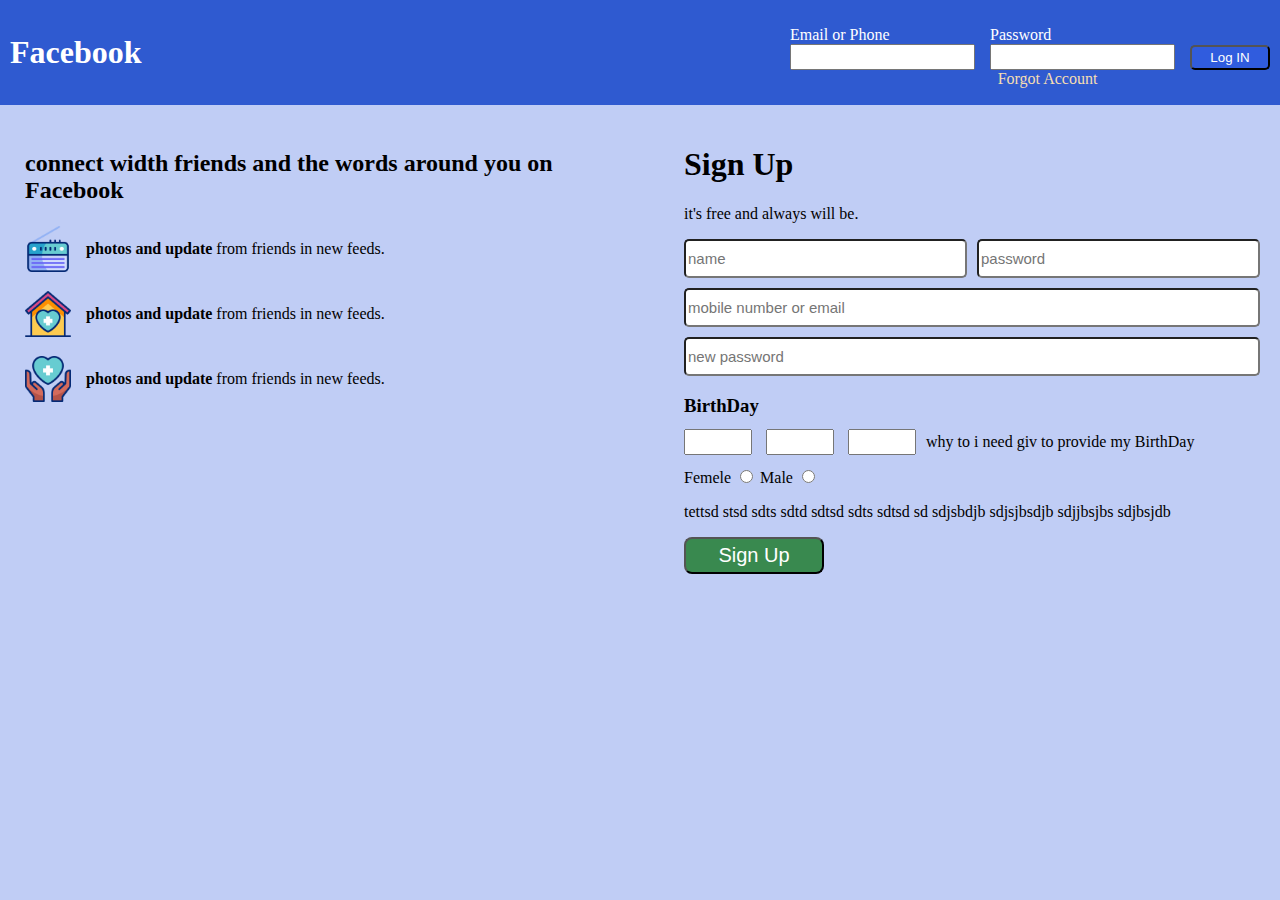
<file: facebookPage/index.html>
<!DOCTYPE html>
<html lang="en">
<head>
    <meta charset="UTF-8">
    <meta name="viewport" content="width=device-width, initial-scale=1.0">
    <link rel="stylesheet" href="styles.css">
    <title>Document</title>
</head>
<body>
    <div id="header">
        
        <h1>Facebook</h1>
        <div class="form_p">
        <div id="form_">
            <form action="" id="logIn">
                <label for="">Email or Phone<br>
                     <input type="text" name="" id="">
                 </label>
                
                <label for="">Password<br>
                     <input type="text" name="" id="">
                </label>
               
                
                <button class="btnlogIn">Log IN</button>
           
            </form>
         </div>
        <div id="p">
            <a href="http://" style="color: wheat;">Forgot Account</a>
        </div>
    </div>
        
    </div>
    <div class="container">
        <div id="left">
        <h2>connect width friends and the words around you on Facebook</h2>
        <div class="a" >
            <img src="radio.png" alt="">
            <p><strong>photos and update</strong>  from friends in new feeds.</p>
        </div>
        <div class="a" >
            <img src="nursing-home.png" alt="">
            <p><strong>photos and update</strong>  from friends in new feeds.</p>
        </div>
        <div class="a" >
            <img src="support.png" alt="">
            <p><strong>photos and update</strong>  from friends in new feeds.</p>
        </div >
        </div>

    <div id="right">
        <h1 class="s_up">Sign Up</h1>
        <p>it's free and always will be.</p>
        <form action="">
            <div class="inputs">
                <input type="text" placeholder="name">
                <input type="text" placeholder="password">
                <input type="text" placeholder="mobile number or email" id="mobile">
                <input type="text" placeholder="new password" id="password">
            </div>
                <h3>BirthDay</h3>
                <div class="BirthDay">
                   
                    <div>
                    <input type="number" name="" id="">
                    <input type="number" name="" id="">
                    <input type="number" name="" id="">
                    </div>
                    <div>
                    <p>why to i need giv to provide my BirthDay</p>
                     </div>
                </div>
                <div class="sexe">
                    <label for="">Femele
                        <input type="radio" name="" id="">
                    </label>
                    <label for="">Male
                        <input type="radio" name="" id="">
                    </label>

                </div>
                <p>tettsd stsd sdts sdtd sdtsd sdts sdtsd sd
                    sdjsbdjb sdjsjbsdjb sdjjbsjbs sdjbsjdb
                </p>
            <button class="SignUp">Sign Up</button>
        </form>
    </div>
    </div>
</body>
</html>
</file>
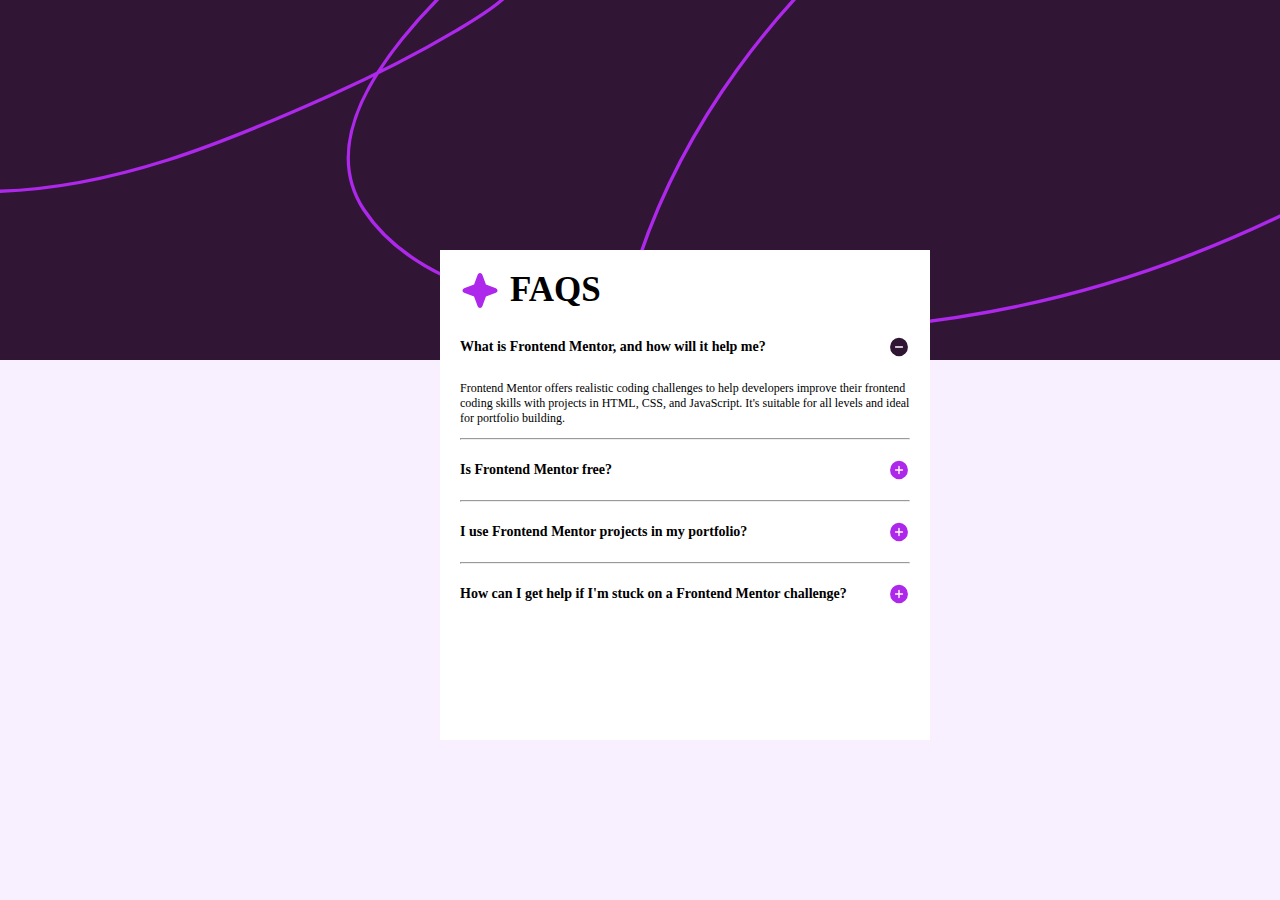
<file: faq-accordion/index.html>
<!DOCTYPE html>
<html lang="en">
<head>
  <meta charset="UTF-8">
  <meta name="viewport" content="width=device-width, initial-scale=1.0"> <!-- displays site properly based on user's device -->

  <link rel="icon" type="image/png" sizes="32x32" href="./assets/images/favicon-32x32.png">
  <link rel="stylesheet" href="./assets/css/styles.css">
  <title>Frontend Mentor | FAQ accordion</title>

  <!-- Feel free to remove these styles or customise in your own stylesheet 👍 -->
<!--   <style>
    .attribution { font-size: 11px; text-align: center; }
    .attribution a { color: hsl(228, 45%, 44%); }
  </style> -->
</head>
<body>

  <div class="backImg">

  </div>

  <div class="card">

    <div class="titre">
      <img class="plus" src="./assets/images/icon-star.svg" alt="">
      <p class="faqs">FAQS</p>
    </div>
  
  <div class="element">
    <div class="info">
      <p class=""><strong>What is Frontend Mentor, and how will it help me?</strong> </p>
      <img id="plus" src="./assets/images/icon-plus.svg" alt="" style="display: none;">
      <img id="minus" src="./assets/images/icon-minus.svg" alt="" style="display: inline;"> 
    </div>
    <p class="details" style="display: block;">Frontend Mentor offers realistic coding challenges to help developers improve their 
      frontend coding skills with projects in HTML, CSS, and JavaScript. It's suitable for 
      all levels and ideal for portfolio building.</p>
  </div>
  

<hr>



  <div class="element">
    <div class="info">
      <p class=""> <strong>Is Frontend Mentor free? </strong> </p>
      <img id="plus" src="./assets/images/icon-plus.svg" alt="" style="display: inline;">
      <img id="minus" src="./assets/images/icon-minus.svg" alt="" style="display: none;"> 
    </div>
    <p class="details" style="display: none;">
    Yes, Frontend Mentor offers both free and premium coding challenges, with the free 
    option providing access to a range of projects suitable for all skill levels.
    </p>

  </div>

  <hr>

  <div class="element">
    <div class="info">
      <p class=""> <strong>I use Frontend Mentor projects in my portfolio? </strong></p>
      <img id="plus" src="./assets/images/icon-plus.svg" alt="" style="display: inline;">
      <img id="minus" src="./assets/images/icon-minus.svg" alt="" style="display: none;"> 
  </div>
    <p class="details" style="display: none;">   Yes, you can use projects completed on Frontend Mentor in your portfolio. It's an excellent
      way to showcase your skills to potential employers! </p>
  </div>

  <hr>

  <div class="element">
    <div class="info">
      <p class=""> <strong> How can I get help if I'm stuck on a Frontend Mentor challenge? </strong></p>
      <img id="plus" src="./assets/images/icon-plus.svg" alt="" style="display: inline;">
      <img id="minus" src="./assets/images/icon-minus.svg" alt="" style="display: none;"> 
  </div>
    <p class="details" style="display: none;">
      The best place to get help is inside Frontend Mentor's Discord community. There's a help 
      channel where you can ask questions and seek support from other community members.</p>
  </div>


</div> <!--end card -->
  
<!--   <div class="attribution">
    Challenge by <a href="https://www.frontendmentor.io?ref=challenge" target="_blank">Frontend Mentor</a>. 
    Coded by <a href="#">Your Name Here</a>.
  </div> -->

  <script src="./assets/js/script.js"></script>
</body>
</html>
</file>
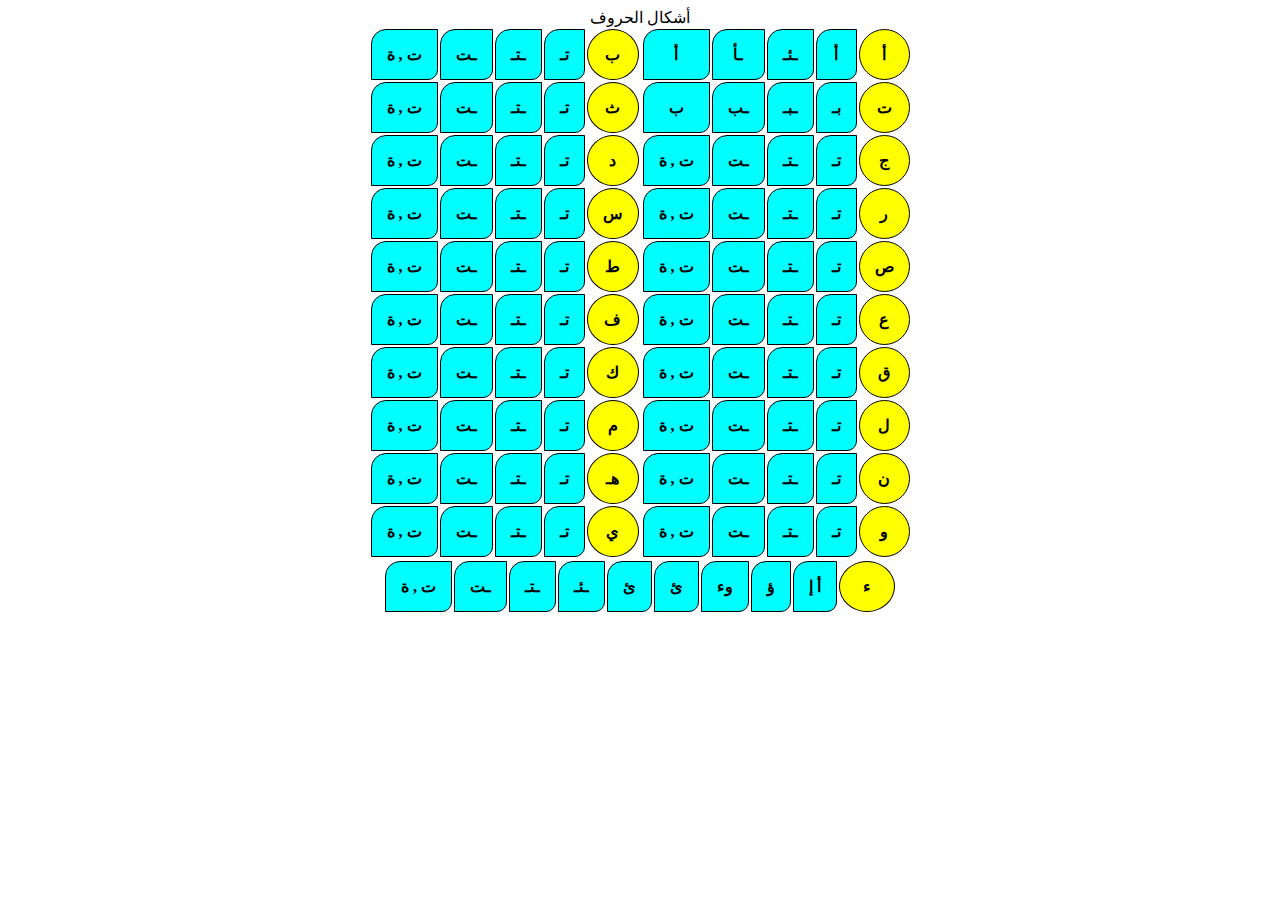
<file: PageletterArabic/index.html>
<DOCTYPE html>
    <html lang="en">

    <head>
        <meta charset="UTF-8">
        <meta name="viewport" content="width=device-width, initial-scale=1.0">
        <link rel="stylesheet" href="styles.css">
        <title>Document</title>
    </head>

    <body dir="rtl">
        <div id="title" style="text-align: center;">أشكال الحروف</div>
       <div class="global">
        <div class="container">
            <div class="part1">
                <table>

                    <!--   <tr>
            <td>الحرف</td>
            <td>أول الكلمة</td>
            <td>وسط الكلمة</td>
            <td>اخر الكلمة</td>
            <td>منعزل</td>
        </tr> -->
                    <tr>
                        <th id="letter">أ</th>
                        <th>أ</th>
                        <th>ـئـ</th>
                        <th>ـأ</th>
                        <th>أ</th>
                    </tr>
                    <tr>
                        <th id="letter">ت</th>
                        <th>بـ</th>
                        <th>ـبـ</th>
                        <th>ـب</th>
                        <th>ب</th>
                    </tr>
                    <tr>
                        <th id="letter">ج</th>
                        <th>تـ</th>
                        <th>ـتـ</th>
                        <th>ـت</th>
                        <th>ت , ة</th>
                    </tr>
                    <tr>
                        <th id="letter">ر</th>
                        <th>تـ</th>
                        <th>ـتـ</th>
                        <th>ـت</th>
                        <th>ت , ة</th>
                    </tr>
                    <tr>
                        <th id="letter">ص</th>
                        <th>تـ</th>
                        <th>ـتـ</th>
                        <th>ـت</th>
                        <th>ت , ة</th>
                    </tr>
                    <tr>
                        <th id="letter">ع</th>
                        <th>تـ</th>
                        <th>ـتـ</th>
                        <th>ـت</th>
                        <th>ت , ة</th>
                    </tr>

                    <tr>
                        <th id="letter">ق</th>
                        <th>تـ</th>
                        <th>ـتـ</th>
                        <th>ـت</th>
                        <th>ت , ة</th>
                    </tr>
                    <tr>
                        <th id="letter">ل</th>
                        <th>تـ</th>
                        <th>ـتـ</th>
                        <th>ـت</th>
                        <th>ت , ة</th>
                    </tr>

                    <tr>
                        <th id="letter">ن</th>
                        <th>تـ</th>
                        <th>ـتـ</th>
                        <th>ـت</th>
                        <th>ت , ة</th>
                    </tr>

                    <tr>
                        <th id="letter">و</th>
                        <th>تـ</th>
                        <th>ـتـ</th>
                        <th>ـت</th>
                        <th>ت , ة</th>
                    </tr>


                </table>
            </div>

            <div class="part2">
                <table>

                    <tr>
                        <th id="letter">ب</th>
                        <th>تـ</th>
                        <th>ـتـ</th>
                        <th>ـت</th>
                        <th>ت , ة</th>
                    </tr>

                    <tr>
                        <th id="letter">ث</th>
                        <th>تـ</th>
                        <th>ـتـ</th>
                        <th>ـت</th>
                        <th>ت , ة</th>
                    </tr>
                    <tr>
                        <th id="letter">د</th>
                        <th>تـ</th>
                        <th>ـتـ</th>
                        <th>ـت</th>
                        <th>ت , ة</th>
                    </tr>
                    <tr>
                        <th id="letter">س</th>
                        <th>تـ</th>
                        <th>ـتـ</th>
                        <th>ـت</th>
                        <th>ت , ة</th>
                    </tr>
                    <tr>
                        <th id="letter">ط</th>
                        <th>تـ</th>
                        <th>ـتـ</th>
                        <th>ـت</th>
                        <th>ت , ة</th>
                    </tr>
                    <tr>
                        <th id="letter">ف</th>
                        <th>تـ</th>
                        <th>ـتـ</th>
                        <th>ـت</th>
                        <th>ت , ة</th>
                    </tr>
                    <tr>
                        <th id="letter">ك</th>
                        <th>تـ</th>
                        <th>ـتـ</th>
                        <th>ـت</th>
                        <th>ت , ة</th>
                    </tr>

                    <tr>
                        <th id="letter">م</th>
                        <th>تـ</th>
                        <th>ـتـ</th>
                        <th>ـت</th>
                        <th>ت , ة</th>
                    </tr>
                    <tr>
                        <th id="letter">هـ</th>
                        <th>تـ</th>
                        <th>ـتـ</th>
                        <th>ـت</th>
                        <th>ت , ة</th>
                    </tr>
                    <tr>
                        <th id="letter">ي</th>
                        <th>تـ</th>
                        <th>ـتـ</th>
                        <th>ـت</th>
                        <th>ت , ة</th>
                    </tr>
                </table>
            </div>
        </div>

        <div class="part2">
            <table>
                <tr>
                    <th id="letter_a">ء</th>
                    <th>أ إ</th>
                    <th>ؤ</th>
                    <th>وء</th>
                    <th>ئ</th>
                    <th>ئ</th>
                    <th>ـئـ</th>
                    <th>ـتـ</th>
                    <th>ـت</th>
                    <th>ت , ة</th>
                </tr>
            </table>
        </div>

    </div>

    </body>

    </html>
</file>
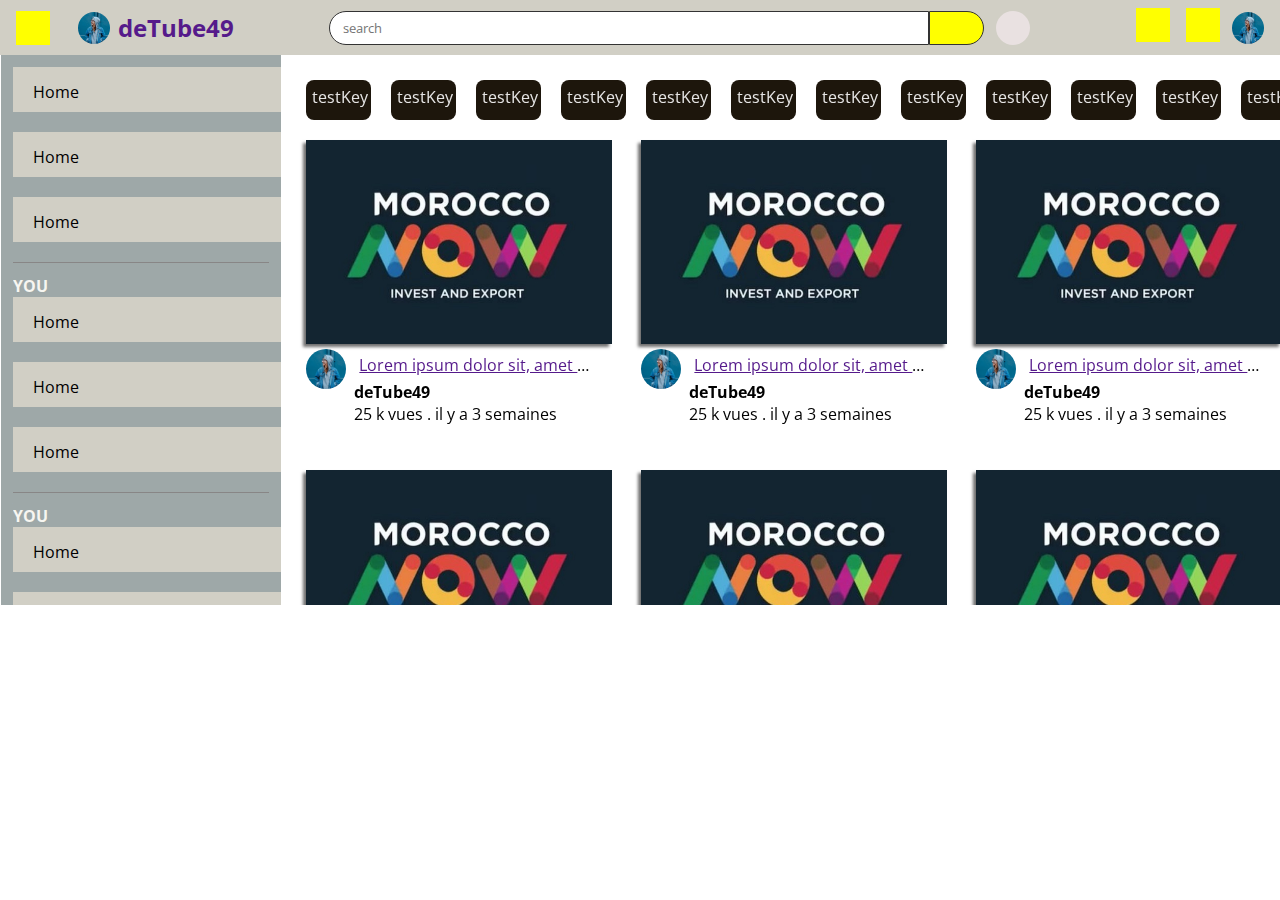
<file: youtube-homepage-clone/youtube-homepage-clone/pages/index.html>
<!DOCTYPE html>
<html lang="en">

<head>
    <meta charset="UTF-8">
    <meta name="viewport" content="width=device-width, initial-scale=1.0">
    <link rel="stylesheet" href="https://unicons.iconscout.com/release/v4.0.8/css/line.css">
    <link rel="stylesheet" href="../css/styles.css">
    <title>Document</title>
</head>

<body>
    <div class="container">
        <header>
            <nav class="navbar">
                <div class="nav_section nav_left">
                    <button class="btn menu">
                        <i class="uil uil-bars"></i>
                    </button>
                    <a href="" class="nav_logo">
                        <img src="../images/user.jpg" alt="" class="logo">
                        <h2>deTube49</h2>
                    </a>
                </div>
                <div class="nav_section nav_center">
                    <form action="" class="search_form">
                        <input type="search" name="" id="" placeholder="search" class="input_form">
                        <button class="btn search"> <i class="uil uil-search"></i></button>

                    </form>
                    <button class="btn mic"><i class="uil uil-microphone"></i></button>
                </div>
                <div class="nav_section nav_right">
                    <div class="nv">

                        <button class="btn notif"><i class="uil uil-bell"></i></button>
                        <button class="btn night"><i class="uil uil-moon"></i></button>
                    </div>
                    <img src="../images/user.jpg" alt="" class="profil">
                </div>
            </nav>
        </header>
    </div>

    <div class="sections">
        <section class="section-left">
            <div class="menu_left ">
                <ul>
                    <li><a href=""><i class="uil uil-home"></i>Home</a></li>
                    <li><a href=""><i class="uil uil-home"></i>Home</a></li>
                    <li><a href=""><i class="uil uil-home"></i>Home</a></li>
                </ul>
            </div>
            <div class="menu_left ">
                <h4>YOU</h4>
                <ul>
                    <li><a href=""><i class="uil uil-home"></i>Home</a></li>
                    <li><a href=""><i class="uil uil-home"></i>Home</a></li>
                    <li><a href=""><i class="uil uil-home"></i>Home</a></li>
                </ul>
            </div>
            <div class="menu_left ">
                <h4>YOU</h4>
                <ul>
                    <li><a href=""><i class="uil uil-home"></i>Home</a></li>
                    <li><a href=""><i class="uil uil-home"></i>Home</a></li>
                    <li><a href=""><i class="uil uil-home"></i>Home</a></li>
                </ul>
            </div>
            <div class="menu_left ">
                <h4>YOU</h4>
                <ul>
                    <li><a href=""><i class="uil uil-home"></i>Home</a></li>
                    <li><a href=""><i class="uil uil-home"></i>Home</a></li>
                    <li><a href=""><i class="uil uil-home"></i>Home</a></li>
                </ul>
            </div>
            <div class="menu_left ">
                <ul>
                    <li><a href=""><i class="uil uil-home"></i>Home</a></li>
                    <li><a href=""><i class="uil uil-home"></i>Home</a></li>
                    <li><a href=""><i class="uil uil-home"></i>Home</a></li>
                </ul>
            </div>
        </section>
        <section class="section-right">
            <div class="keywords">
                <div class="keyword">testKey</div>
                <div class="keyword">testKey</div>
                <div class="keyword">testKey</div>
                <div class="keyword">testKey</div>
                <div class="keyword">testKey</div>
                <div class="keyword">testKey</div>
                <div class="keyword">testKey</div>
                <div class="keyword">testKey</div>
                <div class="keyword">testKey</div>
                <div class="keyword">testKey</div>
                <div class="keyword">testKey</div>
                <div class="keyword">testKey</div>
                <div class="keyword">testKey</div>
                <div class="keyword">testKey</div>
                <div class="keyword">testKey</div>
                <div class="keyword">testKey</div>
                <div class="keyword">testKey</div>
                <div class="keyword">testKey</div>
            </div>

            <div class="cards">
                <div class="card">
                    <div class="back_video">
                        <img src="../images/morocco-now.jpg" alt="">
                    </div>
                    <div class="user_title_video">
                        <div>
                            <img src="../images/user.jpg" alt="">
                        </div>
                        <div class="info_videos">

                            <div>
                                <p class="title"><a href="">Lorem ipsum dolor sit, amet consectetur adipisicing
                                        elit.</a></p>
                            </div>

                            <div class="chanelName">
                                <h4>deTube49 <i class="uil uil-check-circle"></i> </h4>
                            </div>

                            <div class="views">
                                <p>25 k vues . il y a 3 semaines</p>
                            </div>

                        </div>
                    </div>
                </div>

                <div class="card">
                    <div class="back_video">
                        <img src="../images/morocco-now.jpg" alt="">
                    </div>
                    <div class="user_title_video">
                        <div>
                            <img src="../images/user.jpg" alt="">
                        </div>
                        <div class="info_videos">

                            <div>
                                <p class="title"><a href="">Lorem ipsum dolor sit, amet consectetur adipisicing
                                        elit.</a></p>
                            </div>

                            <div class="chanelName">
                                <h4>deTube49 <i class="uil uil-check-circle"></i></h4>
                            </div>

                            <div class="views">
                                <p>25 k vues . il y a 3 semaines</p>
                            </div>

                        </div>
                    </div>
                </div>


                <div class="card">
                    <div class="back_video">
                        <img src="../images/morocco-now.jpg" alt="">
                    </div>
                    <div class="user_title_video">
                        <div>
                            <img src="../images/user.jpg" alt="">
                        </div>
                        <div class="info_videos">

                            <div>
                                <p class="title"><a href="">Lorem ipsum dolor sit, amet consectetur adipisicing
                                        elit.</a></p>
                            </div>

                            <div class="chanelName">
                                <h4>deTube49 <i class="uil uil-check-circle"></i></h4>
                            </div>

                            <div class="views">
                                <p>25 k vues . il y a 3 semaines</p>
                            </div>

                        </div>
                    </div>
                </div>



                <div class="card">
                    <div class="back_video">
                        <img src="../images/morocco-now.jpg" alt="">
                    </div>
                    <div class="user_title_video">
                        <div>
                            <img src="../images/user.jpg" alt="">
                        </div>
                        <div class="info_videos">

                            <div>
                                <p class="title"><a href="">Lorem ipsum dolor sit, amet consectetur adipisicing
                                        elit.</a></p>
                            </div>

                            <div class="chanelName">
                                <h4>deTube49 <i class="uil uil-check-circle"></i></h4>
                            </div>

                            <div class="views">
                                <p>25 k vues . il y a 3 semaines</p>
                            </div>

                        </div>
                    </div>
                </div>



                <div class="card">
                    <div class="back_video">
                        <img src="../images/morocco-now.jpg" alt="">
                    </div>
                    <div class="user_title_video">
                        <div>
                            <img src="../images/user.jpg" alt="">
                        </div>
                        <div class="info_videos">

                            <div>
                                <p class="title"><a href="">Lorem ipsum dolor sit, amet consectetur adipisicing
                                        elit.</a></p>
                            </div>

                            <div class="chanelName">
                                <h4>deTube49 <i class="uil uil-check-circle"></i></h4>
                            </div>

                            <div class="views">
                                <p>25 k vues . il y a 3 semaines</p>
                            </div>

                        </div>
                    </div>
                </div>




                <div class="card">
                    <div class="back_video">
                        <img src="../images/morocco-now.jpg" alt="">
                    </div>
                    <div class="user_title_video">
                        <div>
                            <img src="../images/user.jpg" alt="">
                        </div>
                        <div class="info_videos">

                            <div>
                                <p class="title"><a href="">Lorem ipsum dolor sit, amet consectetur adipisicing
                                        elit.</a></p>
                            </div>

                            <div class="chanelName">
                                <h4>deTube49 <i class="uil uil-check-circle"></i></h4>
                            </div>

                            <div class="views">
                                <p>25 k vues . il y a 3 semaines</p>
                            </div>

                        </div>
                    </div>
                </div>



                <div class="card">
                    <div class="back_video">
                        <img src="../images/morocco-now.jpg" alt="">
                    </div>
                    <div class="user_title_video">
                        <div>
                            <img src="../images/user.jpg" alt="">
                        </div>
                        <div class="info_videos">

                            <div>
                                <p class="title"><a href="">Lorem ipsum dolor sit, amet consectetur adipisicing
                                        elit.</a></p>
                            </div>

                            <div class="chanelName">
                                <h4>deTube49 <i class="uil uil-check-circle"></i></h4>
                            </div>

                            <div class="views">
                                <p>25 k vues . il y a 3 semaines</p>
                            </div>

                        </div>
                    </div>
                </div>

            </div>
        </section>
    </div>
</body>

</html>
</file>
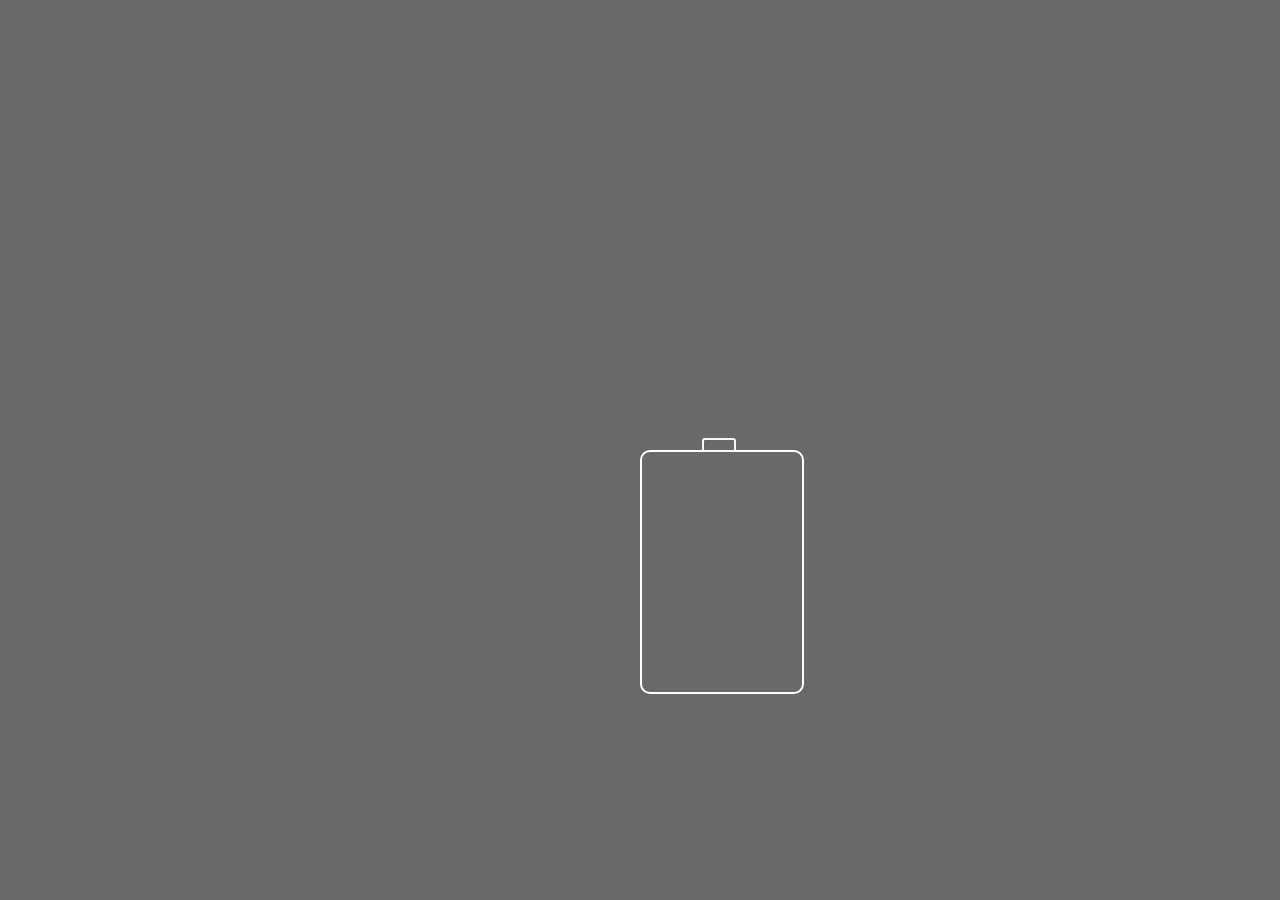
<file: charging_battery_css_html/battery.html>
<!DOCTYPE html>
<html lang="en">
<head>
    <meta charset="UTF-8">
    <meta name="viewport" content="width=device-width, initial-scale=1.0">
    <link rel="stylesheet" type="text/css" href="battery.css">

    <title>Document</title>
</head>
<body>
    <div class="battery">
        
    </div>
</body>
</html>
</file>
<file: facebookPage/styles.css>
body {
    margin: 0;
    padding: 0;
    background-color: #C0CDF5;
    height: 100vh;
}

h1 {
    color: white;
}
.s_up {
    color: black;
}

a {
    text-decoration: none;
}

#header {
    display: flex;
    flex-direction: row;
    justify-content: space-between;
    align-content: center;
    align-items: center;
    background: #2F5AD0;
    height: 85px;
    padding: 10px;
    .form_p {
        margin-top: 28px;
        #p {
            text-align: center;
            margin-left: 35px;
        }
    }
    #logIn {
        display: flex;
        align-items: center;
        align-items: center;

        label {
            margin-top: -20px;
        }

        input{
            height: 20px;
            margin-right: 15px;
        }
        button {
            height: 25px;
        }
    }
}

#left {
    
    width: 45%;
    height: calc(100% - 120px );
    padding: 25px;

        img {
            width: 8%;
        }

        .a {
            display: flex;
            justify-content: flex-start;
            justify-items: center;
            align-items: center;
            align-content: center;
            margin-bottom: 15px;
             
            p {
                margin-left: 15px;
            }
        }
}

#right {
    margin: 20px;
    width: 45%;
    height: calc(100% - 130px);

    h3 {
        margin-bottom: 0px;
    }
}

.container {
    display: flex;
    justify-content: space-between;
}

.inputs {
    display: grid;
    gap: 10px;
    grid-template-columns: repeat(2,1fr);
    #mobile {
        grid-column: 1/3;
        grid-row: 2;
    }
    #password {
        grid-column: 1/3;
        grid-row: 3;
    }

    input {
        height: 33px;
        border-radius: 5px;
        font-size: 15px;
    }
}

.BirthDay {
    display: flex;
    flex-direction: row;
    justify-content: start;
    align-items: center;
    align-content: center;
    input[type='number'] {
        width: 60px;
        height: 20px;
        margin-right: 10px;
    }
}

.SignUp {
    color: white;
    background-color: #39894F;
    font-size: 20px;
    width: 140px;
    border-radius: 8px;
    box-shadow: 2px #333;
    padding: 5px;
}

.btnlogIn {
    background-color: #305cde;
    width: 80px;
    border-radius: 5px;
    box-shadow: 5px wheat;
    color: white;
}

#logIn {
    label {
        color: white;
    }
}
</file>
<file: faq-accordion/assets/css/styles.css>
body {
    width: 100vw;
    height: 100vh;
    overflow: hidden;
    margin: 0;
    background-color: hsl(275, 100%, 97%);
}

.card {
    position: absolute;
    left: calc(50% - 200px);
    top: calc(50% - 200px);
    width: 450px;
    height: 450px;
    background-color: hsl(0, 0%, 100%);
    align-items: center;
    z-index: 1;
    padding: 20px;

}

.card::after {
    content: '';

}


.backImg {
    width: 100vw;
    height: 40%;
    background-image: url('../images/background-pattern-desktop.svg');
    background-size: cover;
    z-index: -1;
}

/*-------------*/

.titre {
    display: flex;
    flex-direction: row;
    justify-content: flex-start;
    margin-bottom: -20px;
    
     & .faqs {
        font-size: 35px;
        font-weight: bold;
        margin-left: 10px;
        margin-top: 0;
     }

     img {
        margin-top: -34px;
     }
}

.details  {
   /* display: none; */
   font-size: 12px;
}

.info {
    display: flex ;
    flex-direction: row;
    justify-content: space-between;

    p {
        font-size: 14px;
    }
     img {
        width: 5%;
     }

    
}
</file>
<file: PageletterArabic/styles.css>
th,td {
   /* border-collapse: collapse;*/
    border: 1px solid;
    padding: 15px;
}

body {
    height: 100vh;
    width: 100vw;
}

#letter {
    border-radius: 50%;
    background-color: yellow;
    margin-left: 25px;
}

#letter_a {
    border-radius: 50%;
    background-color: yellow;
    margin-left: 25px;
    width: 24px;
}

th {
    border-radius: 15px 0pc 10px;
    background-color:cyan;
}
.global {
    display: flex;
    flex-direction: column;
    justify-content: center;
    align-items: center;
    align-content: center;
}

.container {
    display: flex;
    flex-direction: row;
    justify-content: center;
}
</file>
<file: youtube-homepage-clone/youtube-homepage-clone/css/styles.css>
@import url('https://fonts.googleapis.com/css2?family=Open+Sans:ital,wght@0,300..800;1,300..800&display=swap');

* {
    margin: 0;
    padding: 0;
    box-sizing: border-box;
    font-family: "Open Sans", sans-serif;
}



.navbar {
    height: 20%;
    width: 100%;
    background-color:rgb(209, 207, 197);
    display: flex;
    flex-direction: row;
    justify-content: space-between;
    align-items: center;
    padding: 0.5rem 1rem;

    :where(.nav_left, .nav_center, .nav_right, .nav_left > .nav_logo) {
        display: flex;
        flex-direction: row;
    }

    & .nav_left {
        justify-content: space-between;
        gap: 1rem;

        & .nav_logo {
            align-items: center;
            justify-content: center;
        }
    }

    & .nav_center {
        .search_form {
            display: flex;

            .search {
                border: 1px solid #333;
                border-radius: 0px 25px 25px 0px;
                width: 55px;

                i {
                    margin-left: -8px;
                }
            }

            .input_form {
                height: 34px;
                width: 600px;
                border: 1px solid #333;
                border-radius: 25px 0px 0px 25px;
                padding: 13px;
                outline: none;
            }
        }

        .mic {
            background-color: #e9e1e1;
            border-radius: 50%;
        }

    }

    & .nav_right {
        align-items: center;
        justify-content: flex-end;
    }

    :where(.profil, .logo) {
        border-radius: 50%;
        width: 32px;
        cursor: pointer;
    }

    & .nav_logo {
        display: flex;
        gap: 0.5rem;
        text-decoration: none;
    }

    :where(.btn) {
        width: 34px;
        height: 34px;
        background-color: yellow;
        border: none;
        cursor: pointer;
        margin-right: 12px;


    }

    .btn:hover {
        background-color: #bebcbc;
        border-radius: 50%;
    }

    /*     :where(.search, .mic, .night){
         width: 32px;
        height: 32px;
        background-color: white;
        border: none;
        cursor: pointer;   
      
    } */
    i {
        font-size: 23px;
    }
}

.sections {
    display: flex;
    flex-direction: row;

    .section-left {
        background-color: rgb(158, 168, 168);
        color: rgb(247, 246, 241);
        width: 300px;
        height: 550px;
        margin-left: 1px;
        overflow: scroll;

        .menu_left:not(:last-child) {
            border-bottom: 1px solid #888686;
        }

        .menu_left {
            margin: 12px;
        }

        ul {
            width: 270px;
        }

        ul li {
            margin-bottom: 20px;
            list-style: none;
            font-size: 15px;
            height: 45px;
            padding: 5px 10px;
            background-color: rgb(209, 207, 197);

            a {
                text-decoration: none;
                font-size: 16px;
                color: black;
            }

            i {
                font-size: 24px;
                margin-right: 10px;
            }
        }

        ul li:hover {
            background-color: #bebcbc;
            cursor: pointer;
            border-radius: 5px;
        }
    }

    .section-right {
        width: 1065px;
        height: 550px;
        padding: 25px;
        overflow-y: scroll;
        overflow-x: hidden;

        .keywords {
            width: 1060px;
            height: 40px;
            display: flex;
            flex-direction: row;
            justify-content: flex-start;

            & .keyword {
                height: 40px;
                width: 65px;
                background-color: rgb(29, 22, 12);
                color: rgb(230, 229, 229);
                padding: 6px;
                border-radius: 8px;
                margin-right: 20px;
                cursor: pointer;
            }

            & .keyword:hover {
                background-color: #bebcbc;
            }
        }

        .cards {
            display: grid;
            grid-template-columns: repeat(3, 1fr);
            gap: 25px;

            & .card {
                display: flex;
                flex-direction: column;
                width: 310px;
                /* border: 3px solid rgb(25, 0, 255); */
                margin-top: 20px;

                & .back_video {

                    /* border: 3px solid red; */
                    img {
                        width: 306px;
                        box-shadow: -3px 3px 3px 0px rgba(0, 0, 0, 0.57);
                    }

                    ;
                }

                & .user_title_video {
                    display: flex;
                    flex-direction: row;
                    /* border: 3px solid rgb(6, 175, 20); */

                    & img {
                        width: 40px;
                        border-radius: 50%;
                        margin-right: 8px;
                    }

                    & .title {
                        width: 240px;
                        /* Largeur maximale du conteneur */
                        white-space: nowrap;
                        /* Empêche le texte de s'étendre sur plusieurs lignes */
                        overflow: hidden;
                        /* Cache le texte qui dépasse le conteneur */
                        text-overflow: ellipsis;
                        /* Ajoute les "..." à la fin du texte */
                        padding: 5px;
                    }
                }

                & .views {
                    display: flex;
                    flex-direction: column;
                    justify-content: center;
                }

            }
        }


    }
}
</file>
<file: charging_battery_css_html/battery.css>
body {
    margin: 0;
    padding: 0;
    background-color:dimgray;
}

.battery {
    left: 50%;
    top: 50%;
    position: absolute;
    height: 240px;
    width: 160px;
    border: 2px solid #fff;
    border-radius: 10px;
}

.battery::before {
    content: '';
    position: absolute;
    top: calc(50% - 134px);
    left: calc(50% - 20px);
    width: 30px;
    height: 10px;
    border: 2px solid #f7f7f7;
    border-top-left-radius: 3px;
    border-top-right-radius: 3px;
    /* animation: charging 8s linear infinite; */
}

.battery::after {
    content: '';
    left: 0%;
    bottom: 0;
    position: absolute;
    height: 0px;
    width: 160px;
    /*border: 2px solid #fff;*/
   /* background-color: red;*/
    z-index: -1;
    border-bottom-left-radius: 10px;
    border-bottom-right-radius: 10px;
    animation: charging 12s linear infinite;
   
}

@keyframes charging {
    0%{
        background-color: red ;
        height: 0px;
    }
    
    20%{
        background-color: red ;
        height: 60px;
    }
    40% {
        background-color: orange;
        height: 100px;
    }
    60% {
        background-color: yellow;
        height: 160px;
    }
    80%{
        background-color:lawngreen;
        height: 200px;
    }
    100%{
        background-color: green;
        height: 240px;
    }
}
</file>
